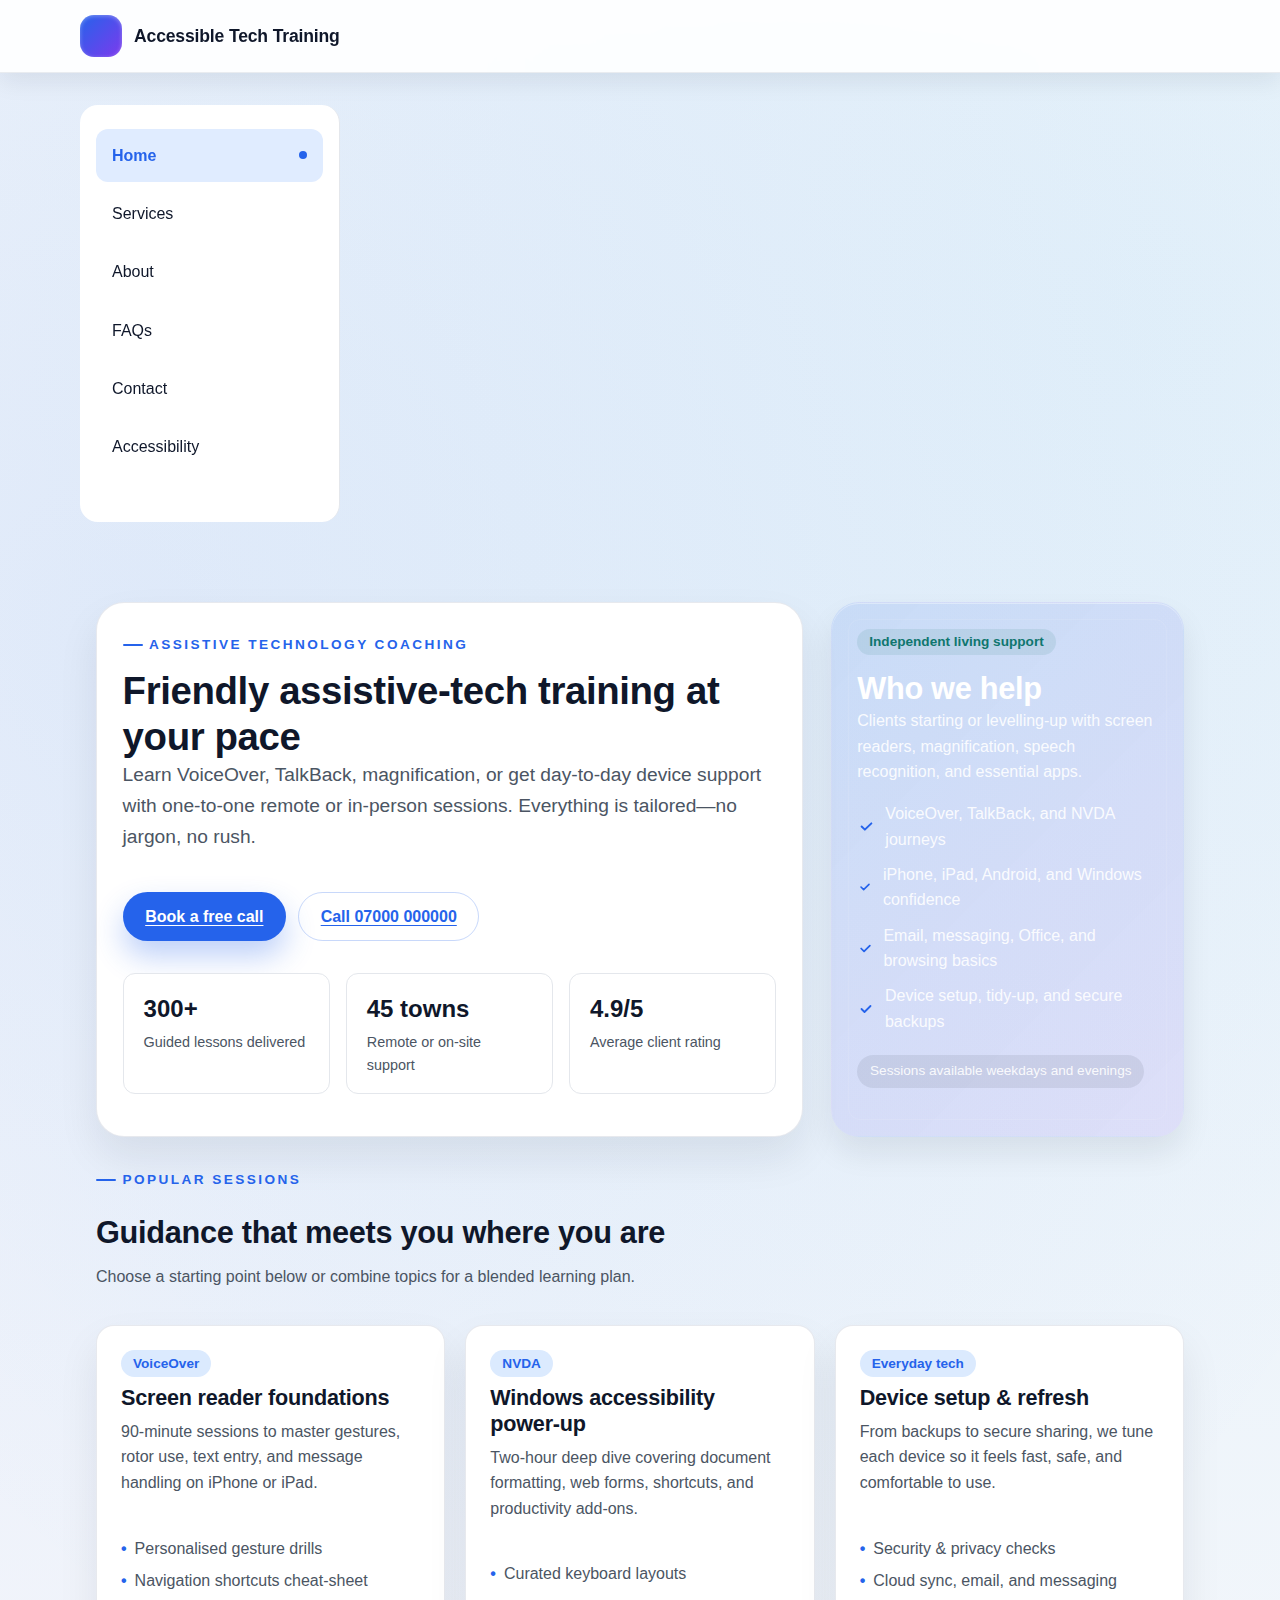
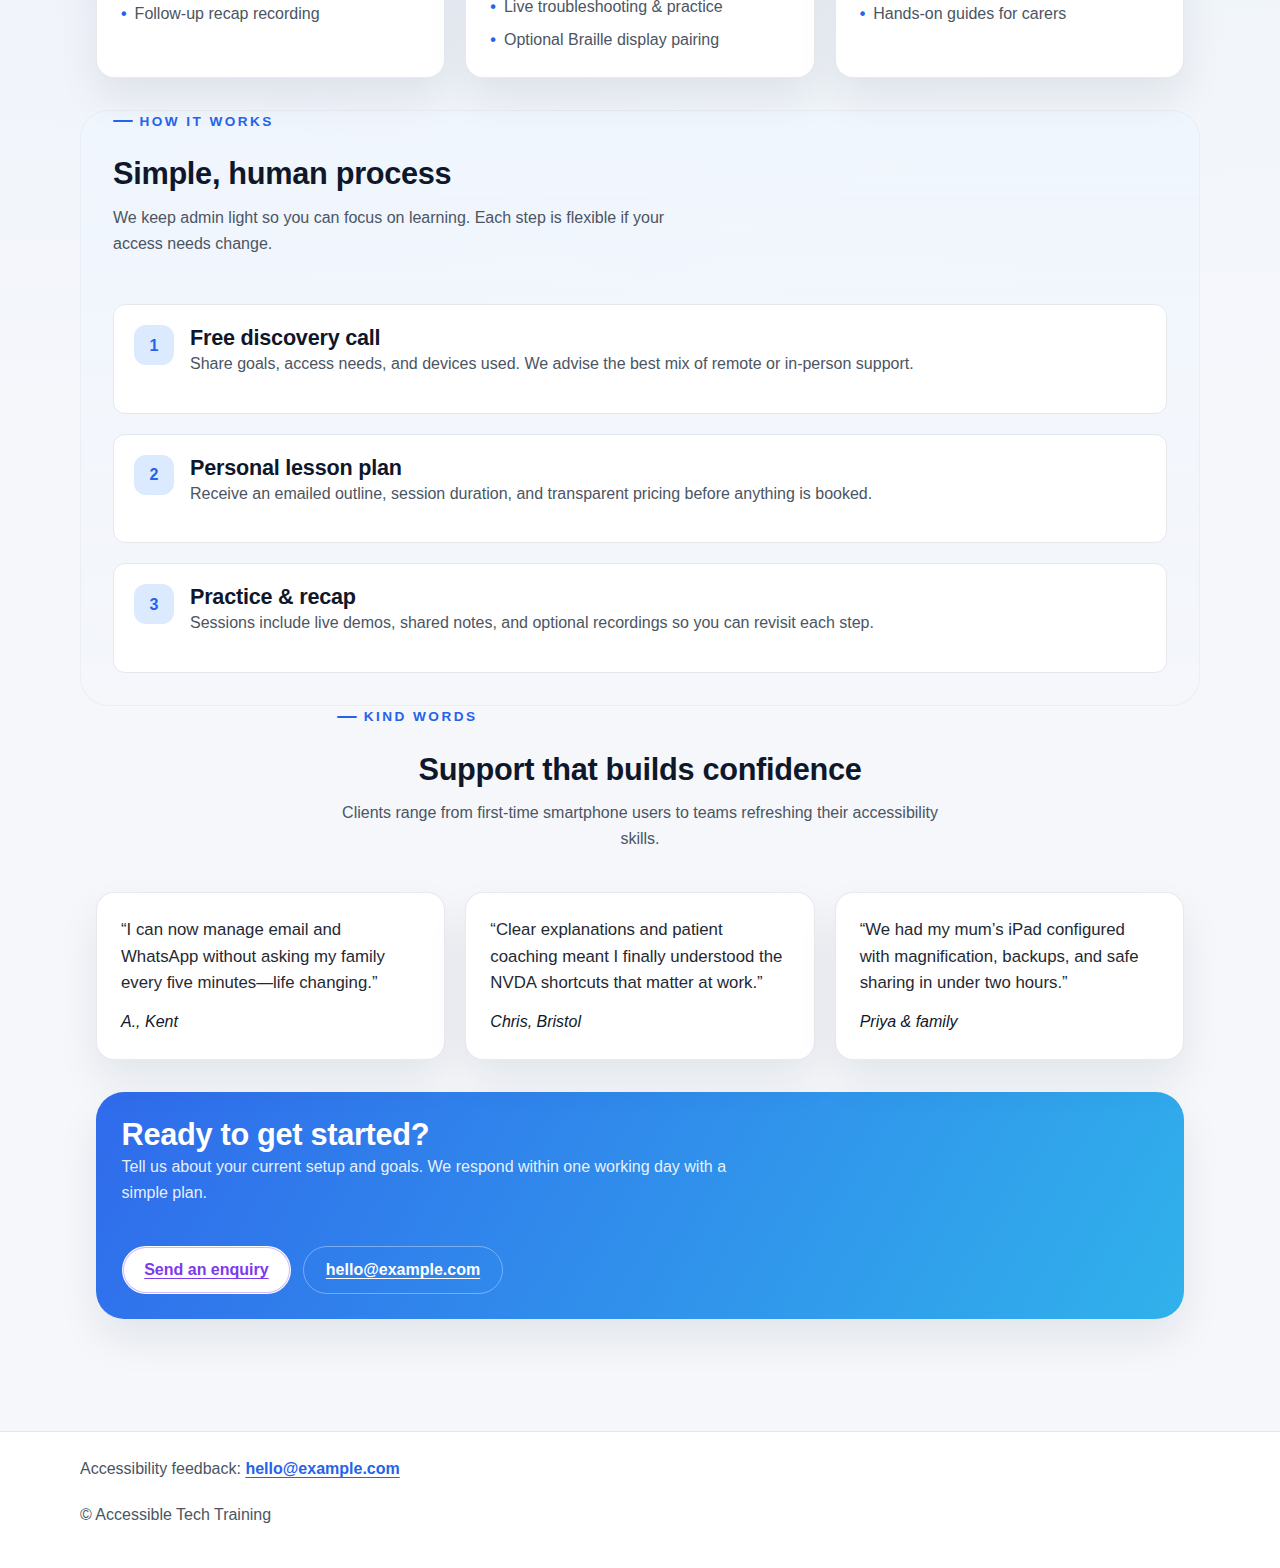
<file: index.html>
<!doctype html>
<html lang="en">
<head>
  <!-- ANCHOR Head -->
  <!-- SECTION Metadata -->
  <meta charset="utf-8" />
  <meta name="viewport" content="width=device-width, initial-scale=1" />
  <title>Assistive-Tech Training — Home</title>
  <meta name="description" content="Human assistive-tech coaching for screen readers, magnification, and everyday devices." />
  <!-- /SECTION Metadata -->

  <!-- SECTION Assets -->
  <link rel="stylesheet" href="/css/base.css" />
  <link rel="stylesheet" href="/css/layout.css" />
  <link rel="stylesheet" href="/css/components.css" />
  <link rel="stylesheet" href="/css/utilities.css" />
  <link rel="stylesheet" href="/css/print.css" />
  <script defer src="/js/site.js"></script>
  <!-- /SECTION Assets -->
  <!-- /ANCHOR Head -->
</head>
<body>
  <!-- ANCHOR Body -->
  <div class="app-shell">
    <div id="include-nav"></div>

    <div class="page-body" data-layout-root>
      <!-- SECTION Main Content -->
      <main id="main" role="main">
        <section class="container section hero">
          <div class="hero-content">
            <p class="eyebrow">Assistive technology coaching</p>
            <h1>Friendly assistive-tech training at your pace</h1>
            <p class="lead max-prose">Learn VoiceOver, TalkBack, magnification, or get day-to-day device support with one-to-one remote or in-person sessions. Everything is tailored—no jargon, no rush.</p>
            <div class="stack-inline hero-actions">
              <a class="btn btn-primary" href="/contact.html">Book a free call</a>
              <a class="btn btn-ghost" href="tel:+447000000000">Call 07000&nbsp;000000</a>
            </div>
            <dl class="hero-metrics">
              <div class="stat-card">
                <dt>300+</dt>
                <dd>Guided lessons delivered</dd>
              </div>
              <div class="stat-card">
                <dt>45 towns</dt>
                <dd>Remote or on-site support</dd>
              </div>
              <div class="stat-card">
                <dt>4.9/5</dt>
                <dd>Average client rating</dd>
              </div>
            </dl>
          </div>
          <aside class="hero-card card accent" aria-labelledby="quick-help">
            <p class="badge success">Independent living support</p>
            <h2 id="quick-help">Who we help</h2>
            <p>Clients starting or levelling-up with screen readers, magnification, speech recognition, and essential apps.</p>
            <ul class="list-check">
              <li>VoiceOver, TalkBack, and NVDA journeys</li>
              <li>iPhone, iPad, Android, and Windows confidence</li>
              <li>Email, messaging, Office, and browsing basics</li>
              <li>Device setup, tidy-up, and secure backups</li>
            </ul>
            <p class="pill mt-3">Sessions available weekdays and evenings</p>
          </aside>
        </section>

        <section class="container section" id="services">
          <div class="section-heading max-prose">
            <p class="eyebrow">Popular sessions</p>
            <h2>Guidance that meets you where you are</h2>
            <p>Choose a starting point below or combine topics for a blended learning plan.</p>
          </div>
          <div class="panel-grid mt-3">
            <article class="card service-card">
              <span class="badge">VoiceOver</span>
              <h3>Screen reader foundations</h3>
              <p>90-minute sessions to master gestures, rotor use, text entry, and message handling on iPhone or iPad.</p>
              <ul class="list-icon">
                <li>Personalised gesture drills</li>
                <li>Navigation shortcuts cheat-sheet</li>
                <li>Follow-up recap recording</li>
              </ul>
            </article>
            <article class="card service-card">
              <span class="badge">NVDA</span>
              <h3>Windows accessibility power-up</h3>
              <p>Two-hour deep dive covering document formatting, web forms, shortcuts, and productivity add-ons.</p>
              <ul class="list-icon">
                <li>Curated keyboard layouts</li>
                <li>Live troubleshooting &amp; practice</li>
                <li>Optional Braille display pairing</li>
              </ul>
            </article>
            <article class="card service-card">
              <span class="badge">Everyday tech</span>
              <h3>Device setup &amp; refresh</h3>
              <p>From backups to secure sharing, we tune each device so it feels fast, safe, and comfortable to use.</p>
              <ul class="list-icon">
                <li>Security &amp; privacy checks</li>
                <li>Cloud sync, email, and messaging</li>
                <li>Hands-on guides for carers</li>
              </ul>
            </article>
          </div>
        </section>

        <section class="container section bg-muted">
          <div class="section-heading max-prose">
            <p class="eyebrow">How it works</p>
            <h2>Simple, human process</h2>
            <p>We keep admin light so you can focus on learning. Each step is flexible if your access needs change.</p>
          </div>
          <ol class="timeline" role="list">
            <li class="timeline-step">
              <span class="step-index">1</span>
              <div>
                <h3>Free discovery call</h3>
                <p>Share goals, access needs, and devices used. We advise the best mix of remote or in-person support.</p>
              </div>
            </li>
            <li class="timeline-step">
              <span class="step-index">2</span>
              <div>
                <h3>Personal lesson plan</h3>
                <p>Receive an emailed outline, session duration, and transparent pricing before anything is booked.</p>
              </div>
            </li>
            <li class="timeline-step">
              <span class="step-index">3</span>
              <div>
                <h3>Practice &amp; recap</h3>
                <p>Sessions include live demos, shared notes, and optional recordings so you can revisit each step.</p>
              </div>
            </li>
          </ol>
        </section>

        <section class="container section">
          <div class="section-heading text-center align-center max-prose">
            <p class="eyebrow">Kind words</p>
            <h2>Support that builds confidence</h2>
            <p>Clients range from first-time smartphone users to teams refreshing their accessibility skills.</p>
          </div>
          <div class="testimonial-grid">
            <article class="quote-card">
              <p class="quote">“I can now manage email and WhatsApp without asking my family every five minutes—life changing.”</p>
              <cite>A., Kent</cite>
            </article>
            <article class="quote-card">
              <p class="quote">“Clear explanations and patient coaching meant I finally understood the NVDA shortcuts that matter at work.”</p>
              <cite>Chris, Bristol</cite>
            </article>
            <article class="quote-card">
              <p class="quote">“We had my mum’s iPad configured with magnification, backups, and safe sharing in under two hours.”</p>
              <cite>Priya &amp; family</cite>
            </article>
          </div>
        </section>

        <section class="container section">
          <div class="card cta-banner">
            <h2>Ready to get started?</h2>
            <p class="max-prose">Tell us about your current setup and goals. We respond within one working day with a simple plan.</p>
            <div class="stack-inline cta-actions">
              <a class="btn btn-secondary" href="/contact.html">Send an enquiry</a>
              <a class="btn btn-ghost" href="mailto:hello@example.com">hello@example.com</a>
            </div>
          </div>
        </section>
      </main>
      <!-- /SECTION Main Content -->
    </div>
  </div>

  <div id="include-footer"></div>

  <!-- SECTION Noscript Fallback -->
  <noscript>
    <header class="site-header">
      <div class="container header-inner">
        <a class="brand" href="/index.html">
          <span aria-hidden="true" class="brand-mark"></span>
          <span class="brand-name">Accessible Tech Training</span>
        </a>
      </div>
    </header>
    <nav class="container" aria-label="Primary navigation">
      <a href="/index.html">Home</a> ·
      <a href="/services.html">Services</a> ·
      <a href="/about.html">About</a> ·
      <a href="/faqs.html">FAQs</a> ·
      <a href="/contact.html">Contact</a> ·
      <a href="/accessibility.html">Accessibility</a>
    </nav>
    <footer class="site-footer">
      <div class="container footer-inner">
        <p>© <script>document.write(new Date().getFullYear())</script> Accessible Tech Training</p>
      </div>
    </footer>
  </noscript>
  <!-- /SECTION Noscript Fallback -->
  <!-- /ANCHOR Body -->
</body>
</html>
</file>
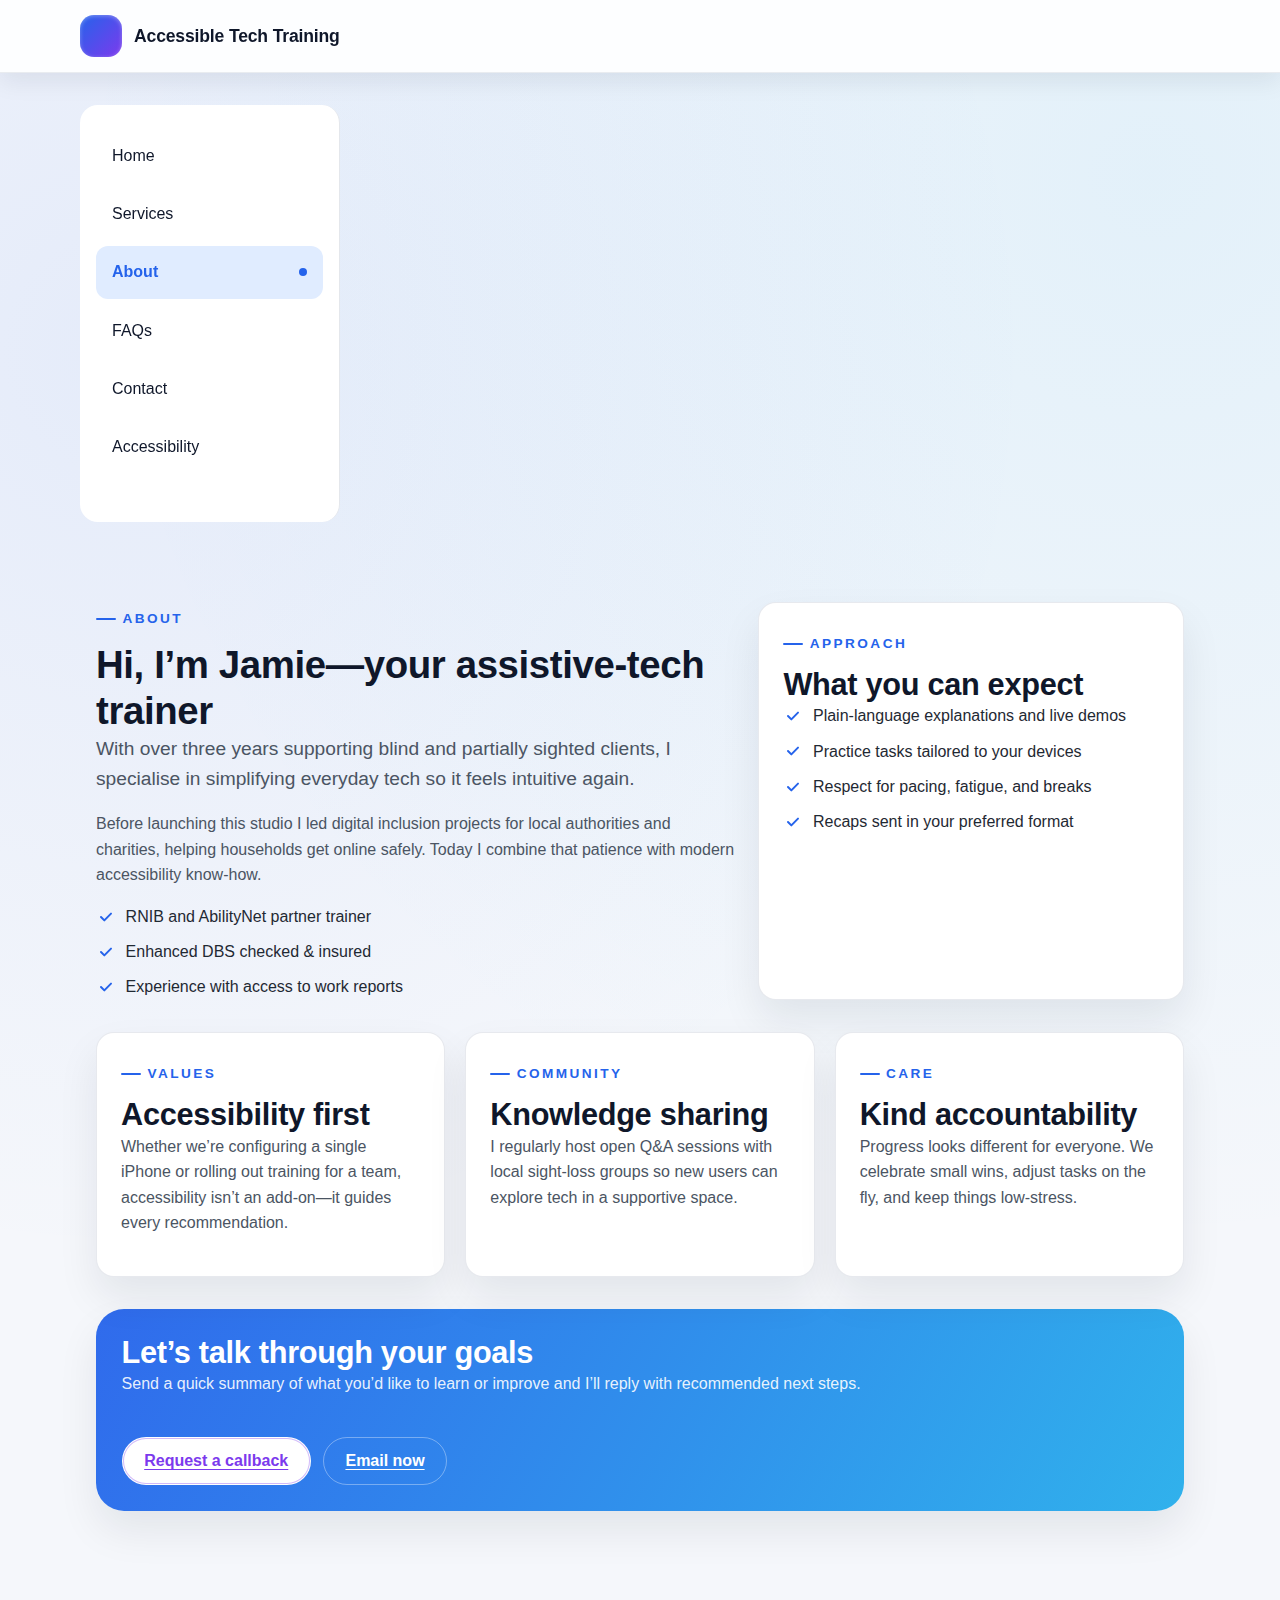
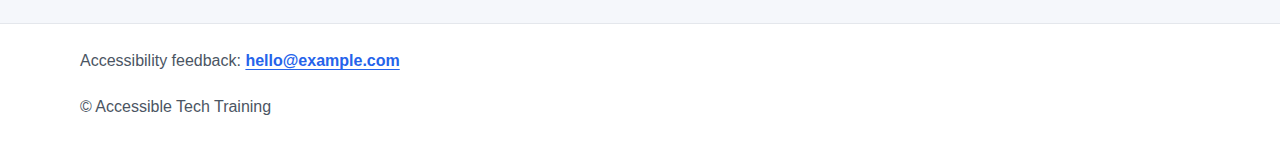
<file: about.html>
<!doctype html>
<html lang="en">
<head>
  <!-- ANCHOR Head -->
  <!-- SECTION Metadata -->
  <meta charset="utf-8" />
  <meta name="viewport" content="width=device-width, initial-scale=1" />
  <title>About — Assistive-Tech Training</title>
  <meta name="description" content="Meet the assistive-tech trainer and learn how coaching sessions are delivered." />
  <!-- /SECTION Metadata -->

  <!-- SECTION Assets -->
  <link rel="stylesheet" href="/css/base.css" />
  <link rel="stylesheet" href="/css/layout.css" />
  <link rel="stylesheet" href="/css/components.css" />
  <link rel="stylesheet" href="/css/utilities.css" />
  <link rel="stylesheet" href="/css/print.css" />
  <script defer src="/js/site.js"></script>
  <!-- /SECTION Assets -->
  <!-- /ANCHOR Head -->
</head>
<body>
  <!-- ANCHOR Body -->
  <div class="app-shell">
    <div id="include-nav"></div>

    <div class="page-body" data-layout-root>
      <!-- SECTION Main Content -->
      <main id="main" role="main">
        <section class="container section split">
          <div>
            <p class="eyebrow">About</p>
            <h1>Hi, I’m Jamie—your assistive-tech trainer</h1>
            <p class="lead max-prose">With over three years supporting blind and partially sighted clients, I specialise in simplifying everyday tech so it feels intuitive again.</p>
            <p>Before launching this studio I led digital inclusion projects for local authorities and charities, helping households get online safely. Today I combine that patience with modern accessibility know-how.</p>
            <ul class="list-check">
              <li>RNIB and AbilityNet partner trainer</li>
              <li>Enhanced DBS checked &amp; insured</li>
              <li>Experience with access to work reports</li>
            </ul>
          </div>
          <aside class="card">
            <p class="eyebrow">Approach</p>
            <h2>What you can expect</h2>
            <ul class="list-check">
              <li>Plain-language explanations and live demos</li>
              <li>Practice tasks tailored to your devices</li>
              <li>Respect for pacing, fatigue, and breaks</li>
              <li>Recaps sent in your preferred format</li>
            </ul>
          </aside>
        </section>

        <section class="container section">
          <div class="panel-grid">
            <article class="card">
              <p class="eyebrow">Values</p>
              <h2>Accessibility first</h2>
              <p>Whether we’re configuring a single iPhone or rolling out training for a team, accessibility isn’t an add-on—it guides every recommendation.</p>
            </article>
            <article class="card">
              <p class="eyebrow">Community</p>
              <h2>Knowledge sharing</h2>
              <p>I regularly host open Q&amp;A sessions with local sight-loss groups so new users can explore tech in a supportive space.</p>
            </article>
            <article class="card">
              <p class="eyebrow">Care</p>
              <h2>Kind accountability</h2>
              <p>Progress looks different for everyone. We celebrate small wins, adjust tasks on the fly, and keep things low-stress.</p>
            </article>
          </div>
        </section>

        <section class="container section">
          <div class="card cta-banner">
            <h2>Let’s talk through your goals</h2>
            <p>Send a quick summary of what you’d like to learn or improve and I’ll reply with recommended next steps.</p>
            <div class="stack-inline cta-actions">
              <a class="btn btn-secondary" href="/contact.html">Request a callback</a>
              <a class="btn btn-ghost" href="mailto:hello@example.com">Email now</a>
            </div>
          </div>
        </section>
      </main>
      <!-- /SECTION Main Content -->
    </div>
  </div>

  <div id="include-footer"></div>

  <!-- SECTION Noscript Fallback -->
  <noscript>
    <header class="site-header">
      <div class="container header-inner">
        <a class="brand" href="/index.html">
          <span aria-hidden="true" class="brand-mark"></span>
          <span class="brand-name">Accessible Tech Training</span>
        </a>
      </div>
    </header>
    <nav class="container" aria-label="Primary navigation">
      <a href="/index.html">Home</a> ·
      <a href="/services.html">Services</a> ·
      <a href="/about.html">About</a> ·
      <a href="/faqs.html">FAQs</a> ·
      <a href="/contact.html">Contact</a> ·
      <a href="/accessibility.html">Accessibility</a>
    </nav>
    <footer class="site-footer">
      <div class="container footer-inner">
        <p>© <script>document.write(new Date().getFullYear())</script> Accessible Tech Training</p>
      </div>
    </footer>
  </noscript>
  <!-- /SECTION Noscript Fallback -->
  <!-- /ANCHOR Body -->
</body>
</html>
</file>
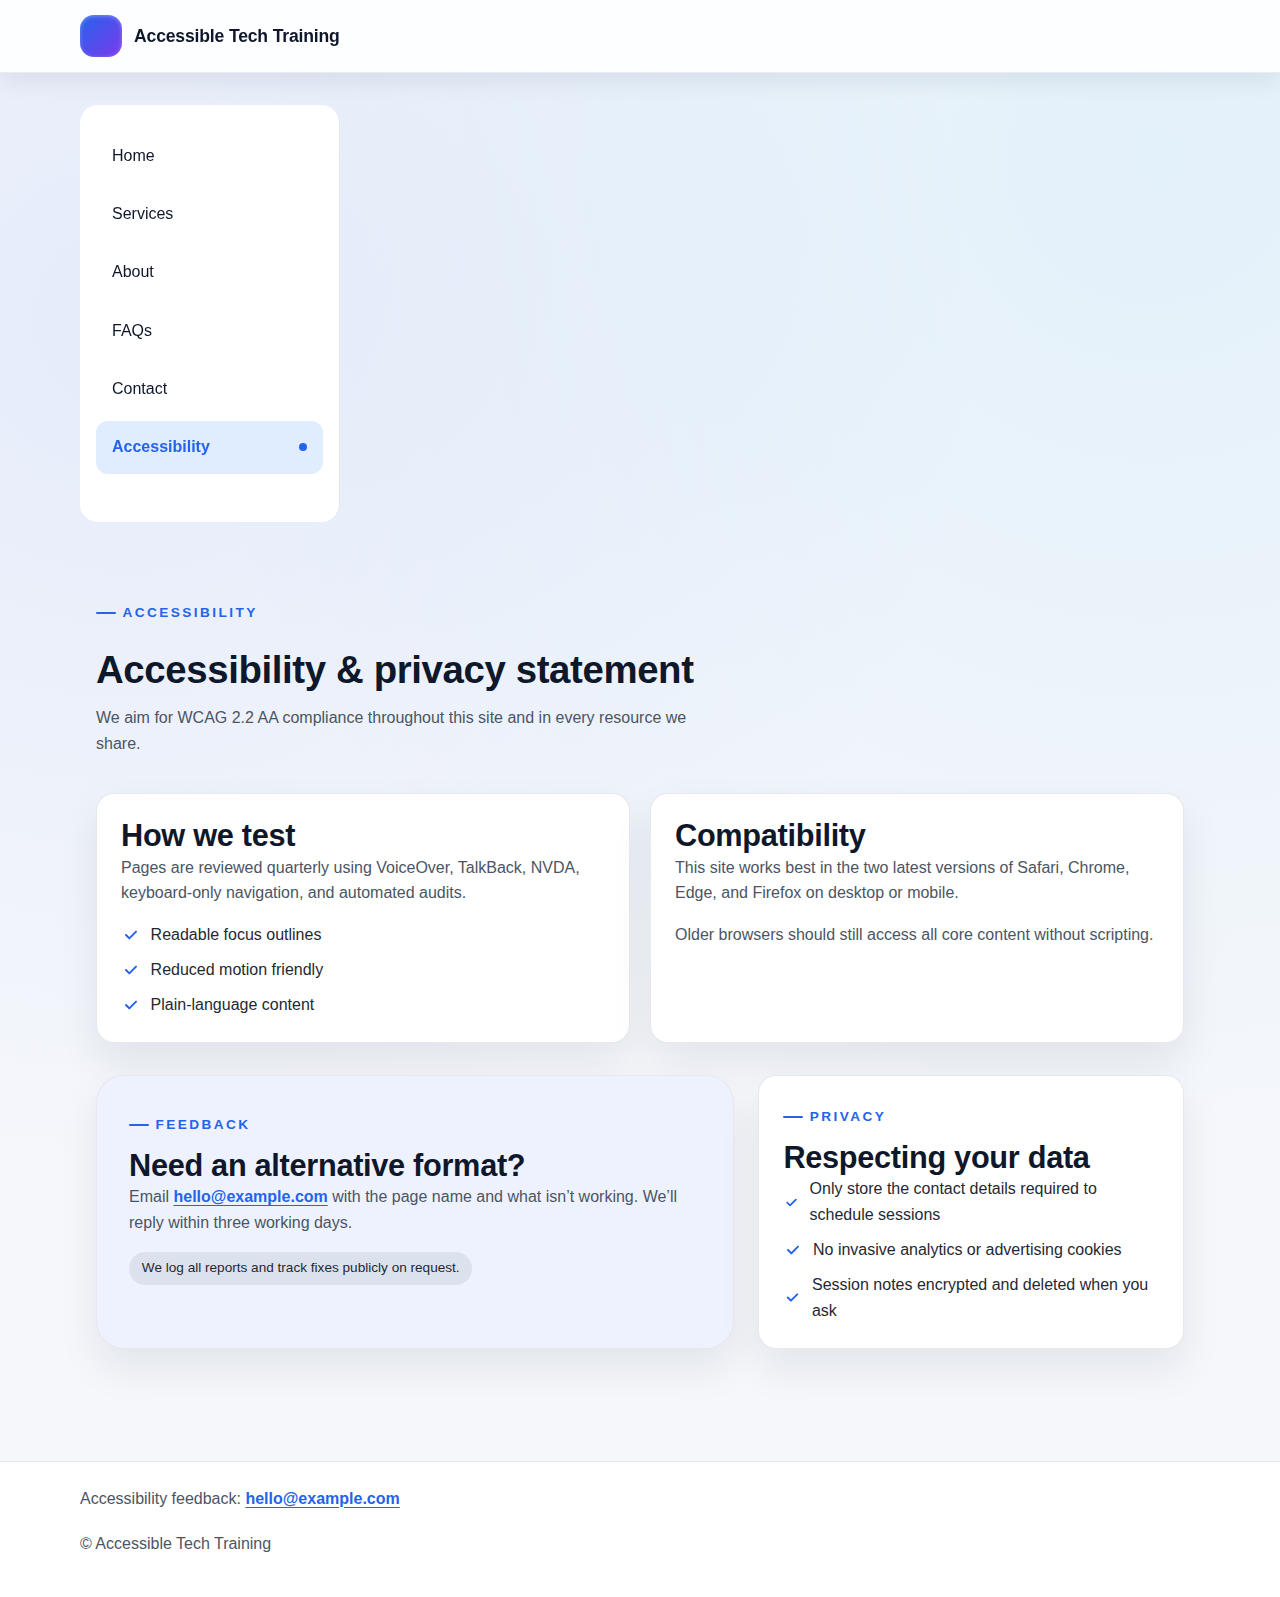
<file: accessibility.html>
<!doctype html>
<html lang="en">
<head>
  <!-- ANCHOR Head -->
  <!-- SECTION Metadata -->
  <meta charset="utf-8" />
  <meta name="viewport" content="width=device-width, initial-scale=1" />
  <title>Accessibility — Assistive-Tech Training</title>
  <meta name="description" content="Accessibility commitment, compatibility notes, and privacy approach for Assistive-Tech Training." />
  <!-- /SECTION Metadata -->

  <!-- SECTION Assets -->
  <link rel="stylesheet" href="/css/base.css" />
  <link rel="stylesheet" href="/css/layout.css" />
  <link rel="stylesheet" href="/css/components.css" />
  <link rel="stylesheet" href="/css/utilities.css" />
  <link rel="stylesheet" href="/css/print.css" />
  <script defer src="/js/site.js"></script>
  <!-- /SECTION Assets -->
  <!-- /ANCHOR Head -->
</head>
<body>
  <!-- ANCHOR Body -->
  <div class="app-shell">
    <div id="include-nav"></div>

    <div class="page-body" data-layout-root>
      <!-- SECTION Main Content -->
      <main id="main" role="main">
        <section class="container section">
          <div class="section-heading max-prose">
            <p class="eyebrow">Accessibility</p>
            <h1>Accessibility &amp; privacy statement</h1>
            <p>We aim for WCAG 2.2 AA compliance throughout this site and in every resource we share.</p>
          </div>
          <div class="grid-2 mt-3">
            <article class="card">
              <h2>How we test</h2>
              <p>Pages are reviewed quarterly using VoiceOver, TalkBack, NVDA, keyboard-only navigation, and automated audits.</p>
              <ul class="list-check">
                <li>Readable focus outlines</li>
                <li>Reduced motion friendly</li>
                <li>Plain-language content</li>
              </ul>
            </article>
            <article class="card">
              <h2>Compatibility</h2>
              <p>This site works best in the two latest versions of Safari, Chrome, Edge, and Firefox on desktop or mobile.</p>
              <p>Older browsers should still access all core content without scripting.</p>
            </article>
          </div>
        </section>

        <section class="container section split">
          <div class="card surface-ghost">
            <p class="eyebrow">Feedback</p>
            <h2>Need an alternative format?</h2>
            <p>Email <a href="mailto:hello@example.com">hello@example.com</a> with the page name and what isn’t working. We’ll reply within three working days.</p>
            <p class="pill">We log all reports and track fixes publicly on request.</p>
          </div>
          <div class="card">
            <p class="eyebrow">Privacy</p>
            <h2>Respecting your data</h2>
            <ul class="list-check">
              <li>Only store the contact details required to schedule sessions</li>
              <li>No invasive analytics or advertising cookies</li>
              <li>Session notes encrypted and deleted when you ask</li>
            </ul>
          </div>
        </section>
      </main>
      <!-- /SECTION Main Content -->
    </div>
  </div>

  <div id="include-footer"></div>

  <!-- SECTION Noscript Fallback -->
  <noscript>
    <header class="site-header">
      <div class="container header-inner">
        <a class="brand" href="/index.html">
          <span aria-hidden="true" class="brand-mark"></span>
          <span class="brand-name">Accessible Tech Training</span>
        </a>
      </div>
    </header>
    <nav class="container" aria-label="Primary navigation">
      <a href="/index.html">Home</a> ·
      <a href="/services.html">Services</a> ·
      <a href="/about.html">About</a> ·
      <a href="/faqs.html">FAQs</a> ·
      <a href="/contact.html">Contact</a> ·
      <a href="/accessibility.html">Accessibility</a>
    </nav>
    <footer class="site-footer">
      <div class="container footer-inner">
        <p>© <script>document.write(new Date().getFullYear())</script> Accessible Tech Training</p>
      </div>
    </footer>
  </noscript>
  <!-- /SECTION Noscript Fallback -->
  <!-- /ANCHOR Body -->
</body>
</html>
</file>
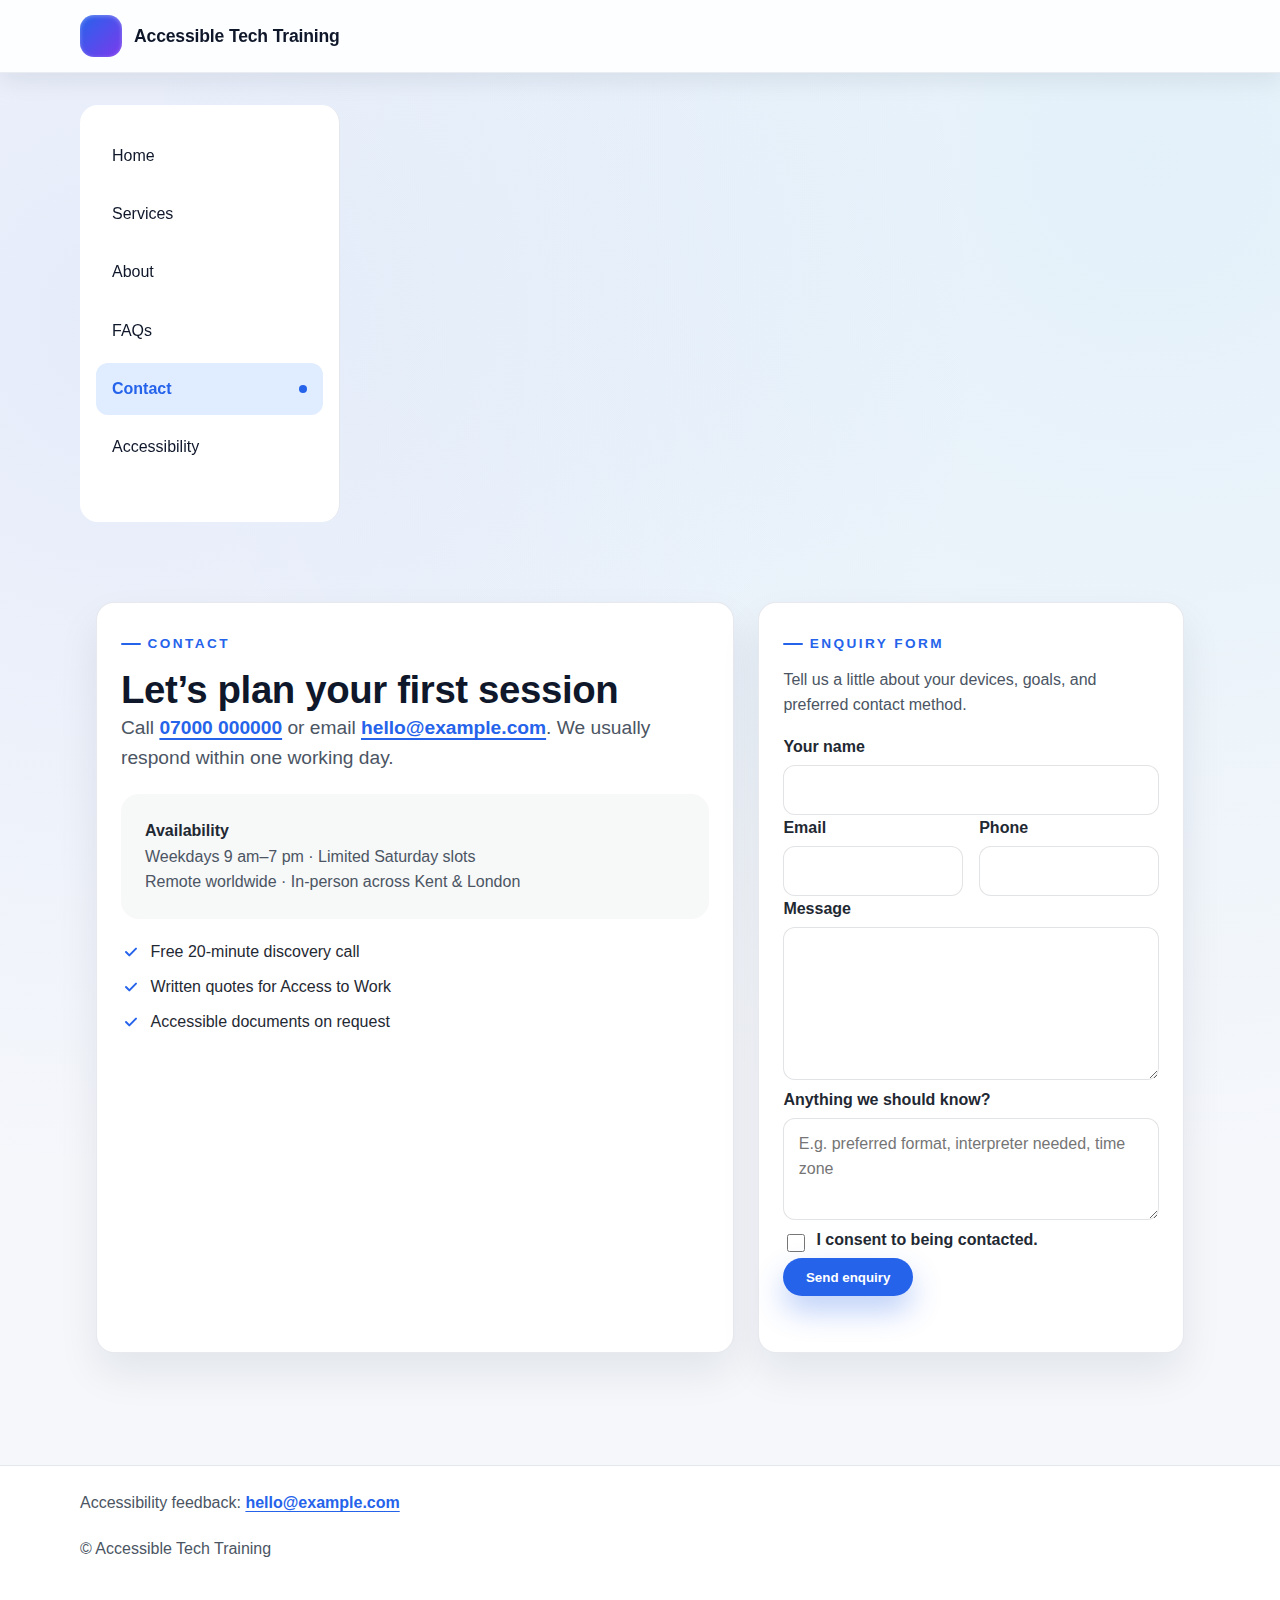
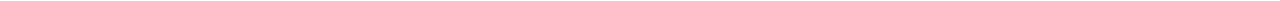
<file: contact.html>
<!doctype html>
<html lang="en">
<head>
  <!-- ANCHOR Head -->
  <!-- SECTION Metadata -->
  <meta charset="utf-8" />
  <meta name="viewport" content="width=device-width, initial-scale=1" />
  <title>Contact — Assistive-Tech Training</title>
  <meta name="description" content="Get in touch for a free discovery call about assistive-technology coaching." />
  <!-- /SECTION Metadata -->

  <!-- SECTION Assets -->
  <link rel="stylesheet" href="/css/base.css" />
  <link rel="stylesheet" href="/css/layout.css" />
  <link rel="stylesheet" href="/css/components.css" />
  <link rel="stylesheet" href="/css/utilities.css" />
  <link rel="stylesheet" href="/css/print.css" />
  <script defer src="/js/site.js"></script>
  <!-- /SECTION Assets -->
  <!-- /ANCHOR Head -->
</head>
<body>
  <!-- ANCHOR Body -->
  <div class="app-shell">
    <div id="include-nav"></div>

    <div class="page-body" data-layout-root>
      <!-- SECTION Main Content -->
      <main id="main" role="main">
        <section class="container section split">
          <div class="card">
            <p class="eyebrow">Contact</p>
            <h1>Let’s plan your first session</h1>
            <p class="lead">Call <a href="tel:+447000000000">07000&nbsp;000000</a> or email <a href="mailto:hello@example.com">hello@example.com</a>. We usually respond within one working day.</p>
            <div class="bg-contrast mt-3">
              <p class="mb-0"><strong>Availability</strong></p>
              <p class="mb-0">Weekdays 9&nbsp;am–7&nbsp;pm · Limited Saturday slots</p>
              <p class="mb-0">Remote worldwide · In-person across Kent &amp; London</p>
            </div>
            <ul class="list-check mt-3">
              <li>Free 20-minute discovery call</li>
              <li>Written quotes for Access to Work</li>
              <li>Accessible documents on request</li>
            </ul>
          </div>
          <form class="card" method="post" action="/api/contact" novalidate aria-describedby="formStatus">
            <p class="eyebrow">Enquiry form</p>
            <p class="text-muted">Tell us a little about your devices, goals, and preferred contact method.</p>
            <div class="hidden-visually" aria-hidden="true">
              <label for="hp">Leave this field empty</label>
              <input id="hp" name="hp" type="text" tabindex="-1" autocomplete="off">
            </div>
            <div>
              <label for="name">Your name</label>
              <input id="name" name="name" type="text" required>
            </div>
            <div class="form-row">
              <div>
                <label for="email">Email</label>
                <input id="email" name="email" type="email" required>
              </div>
              <div>
                <label for="phone">Phone</label>
                <input id="phone" name="phone" type="tel">
              </div>
            </div>
            <div>
              <label for="message">Message</label>
              <textarea id="message" name="message" rows="5" required></textarea>
            </div>
            <div>
              <label for="supporting">Anything we should know?</label>
              <textarea id="supporting" name="supporting" rows="3" placeholder="E.g. preferred format, interpreter needed, time zone"></textarea>
            </div>
            <div class="form-consent">
              <input id="consent" name="consent" type="checkbox" required>
              <label for="consent">I consent to being contacted.</label>
            </div>
            <button class="btn btn-primary" type="submit">Send enquiry</button>
            <div id="formStatus" class="status" role="status" aria-live="polite"></div>
          </form>
        </section>
      </main>
      <!-- /SECTION Main Content -->
    </div>
  </div>

  <div id="include-footer"></div>

  <!-- SECTION Noscript Fallback -->
  <noscript>
    <header class="site-header">
      <div class="container header-inner">
        <a class="brand" href="/index.html">
          <span aria-hidden="true" class="brand-mark"></span>
          <span class="brand-name">Accessible Tech Training</span>
        </a>
      </div>
    </header>
    <nav class="container" aria-label="Primary navigation">
      <a href="/index.html">Home</a> ·
      <a href="/services.html">Services</a> ·
      <a href="/about.html">About</a> ·
      <a href="/faqs.html">FAQs</a> ·
      <a href="/contact.html">Contact</a> ·
      <a href="/accessibility.html">Accessibility</a>
    </nav>
    <footer class="site-footer">
      <div class="container footer-inner">
        <p>© <script>document.write(new Date().getFullYear())</script> Accessible Tech Training</p>
      </div>
    </footer>
  </noscript>
  <!-- /SECTION Noscript Fallback -->
  <!-- /ANCHOR Body -->
</body>
</html>
</file>
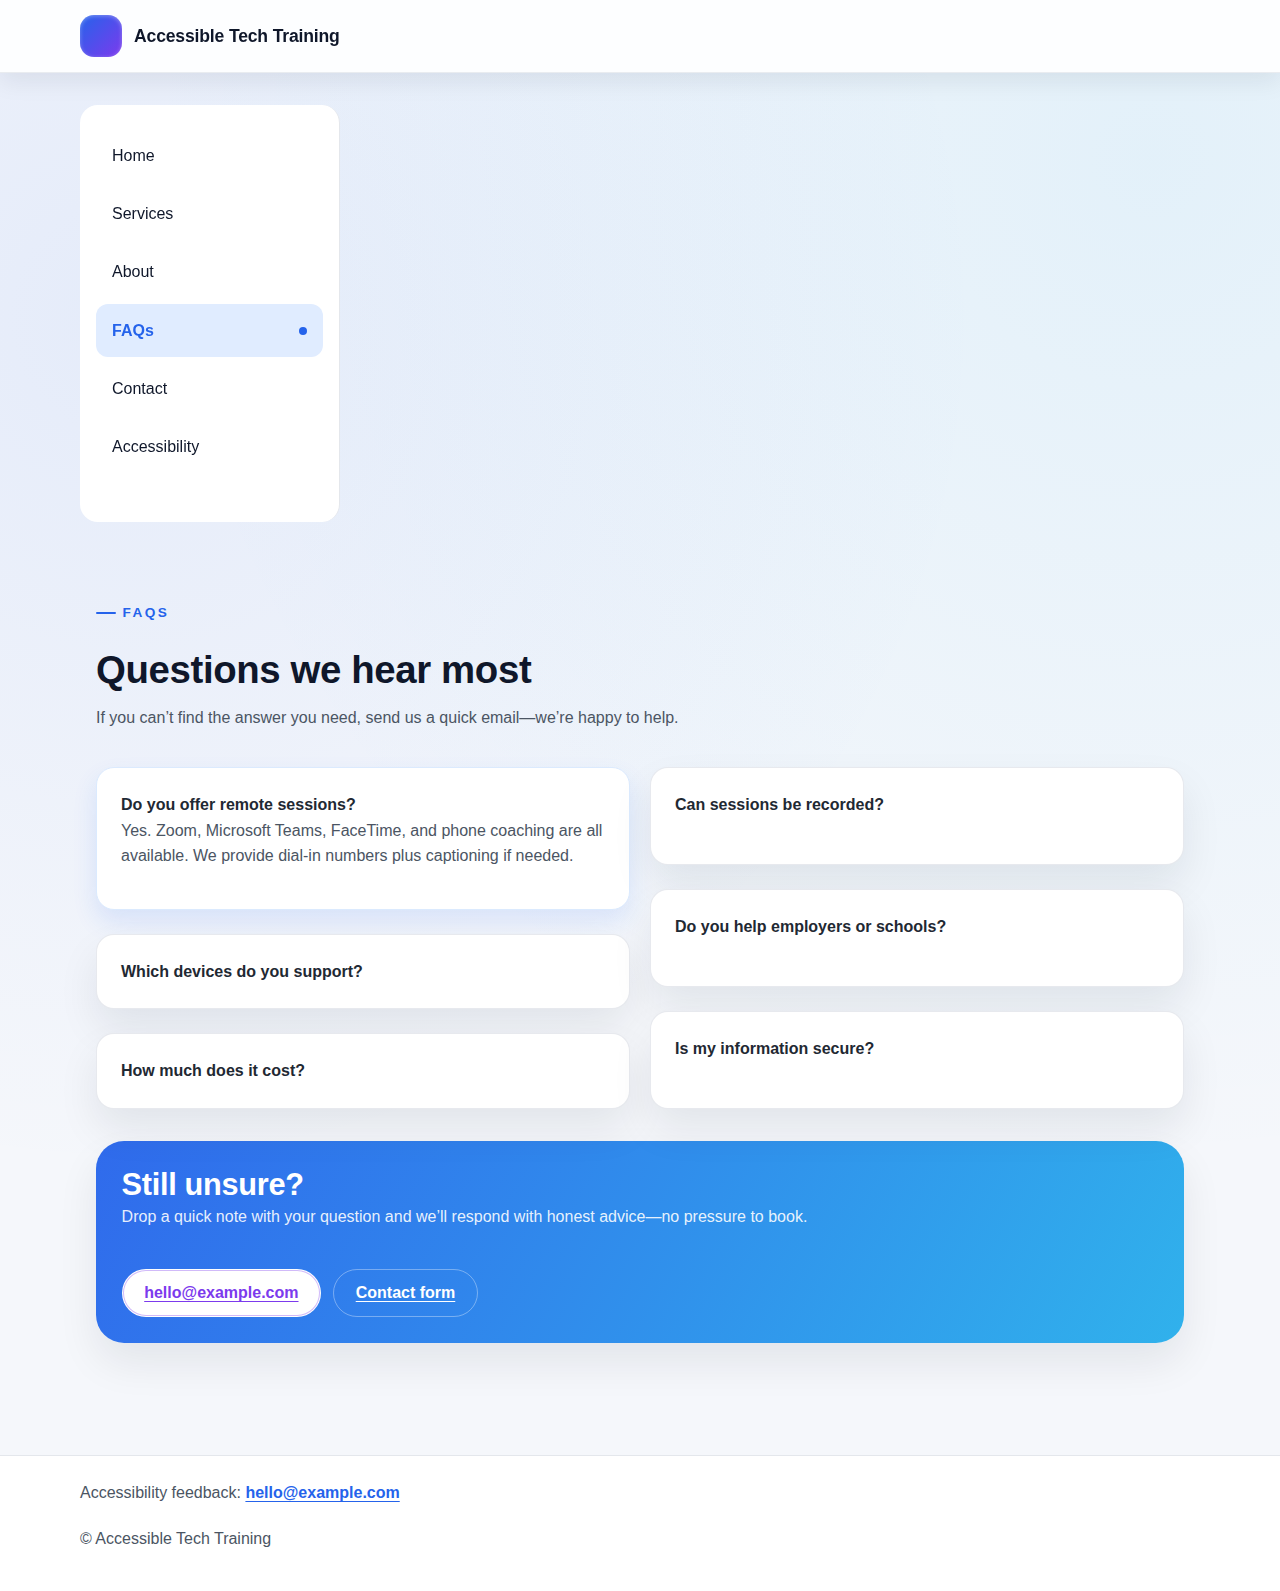
<file: faqs.html>
<!doctype html>
<html lang="en">
<head>
  <!-- ANCHOR Head -->
  <!-- SECTION Metadata -->
  <meta charset="utf-8" />
  <meta name="viewport" content="width=device-width, initial-scale=1" />
  <title>FAQs — Assistive-Tech Training</title>
  <meta name="description" content="Common questions about pricing, remote sessions, and accessibility for training." />
  <!-- /SECTION Metadata -->

  <!-- SECTION Assets -->
  <link rel="stylesheet" href="/css/base.css" />
  <link rel="stylesheet" href="/css/layout.css" />
  <link rel="stylesheet" href="/css/components.css" />
  <link rel="stylesheet" href="/css/utilities.css" />
  <link rel="stylesheet" href="/css/print.css" />
  <script defer src="/js/site.js"></script>
  <!-- /SECTION Assets -->
  <!-- /ANCHOR Head -->
</head>
<body>
  <!-- ANCHOR Body -->
  <div class="app-shell">
    <div id="include-nav"></div>

    <div class="page-body" data-layout-root>
      <!-- SECTION Main Content -->
      <main id="main" role="main">
        <section class="container section">
          <div class="section-heading max-prose">
            <p class="eyebrow">FAQs</p>
            <h1>Questions we hear most</h1>
            <p>If you can’t find the answer you need, send us a quick email—we’re happy to help.</p>
          </div>
          <div class="grid-2 mt-3">
            <div class="flow-lg">
              <details class="card" open>
                <summary>Do you offer remote sessions?</summary>
                <p>Yes. Zoom, Microsoft Teams, FaceTime, and phone coaching are all available. We provide dial-in numbers plus captioning if needed.</p>
              </details>
              <details class="card">
                <summary>Which devices do you support?</summary>
                <p>iPhone, iPad, Android, Windows laptops/desktops, and select smart speakers. We’re happy to coordinate with carers if they manage the hardware.</p>
              </details>
              <details class="card">
                <summary>How much does it cost?</summary>
                <p>Most one-off sessions are £70–£90. Bundles and community pricing are outlined on the services page.</p>
              </details>
            </div>
            <div class="flow-lg">
              <details class="card">
                <summary>Can sessions be recorded?</summary>
                <p>Absolutely. Recordings or typed step-by-step notes are included free. Just let us know your preferred format.</p>
              </details>
              <details class="card">
                <summary>Do you help employers or schools?</summary>
                <p>Yes. We deliver onboarding workshops, refresher courses, and Accessibility Champion sessions for teams up to 20.</p>
              </details>
              <details class="card">
                <summary>Is my information secure?</summary>
                <p>We store only the contact details we need to deliver sessions. Notes are encrypted and deleted on request.</p>
              </details>
            </div>
          </div>
        </section>

        <section class="container section">
          <div class="card cta-banner">
            <h2>Still unsure?</h2>
            <p>Drop a quick note with your question and we’ll respond with honest advice—no pressure to book.</p>
            <div class="stack-inline cta-actions">
              <a class="btn btn-secondary" href="mailto:hello@example.com">hello@example.com</a>
              <a class="btn btn-ghost" href="/contact.html">Contact form</a>
            </div>
          </div>
        </section>
      </main>
      <!-- /SECTION Main Content -->
    </div>
  </div>

  <div id="include-footer"></div>

  <!-- SECTION Noscript Fallback -->
  <noscript>
    <header class="site-header">
      <div class="container header-inner">
        <a class="brand" href="/index.html">
          <span aria-hidden="true" class="brand-mark"></span>
          <span class="brand-name">Accessible Tech Training</span>
        </a>
      </div>
    </header>
    <nav class="container" aria-label="Primary navigation">
      <a href="/index.html">Home</a> ·
      <a href="/services.html">Services</a> ·
      <a href="/about.html">About</a> ·
      <a href="/faqs.html">FAQs</a> ·
      <a href="/contact.html">Contact</a> ·
      <a href="/accessibility.html">Accessibility</a>
    </nav>
    <footer class="site-footer">
      <div class="container footer-inner">
        <p>© <script>document.write(new Date().getFullYear())</script> Accessible Tech Training</p>
      </div>
    </footer>
  </noscript>
  <!-- /SECTION Noscript Fallback -->
  <!-- /ANCHOR Body -->
</body>
</html>
</file>
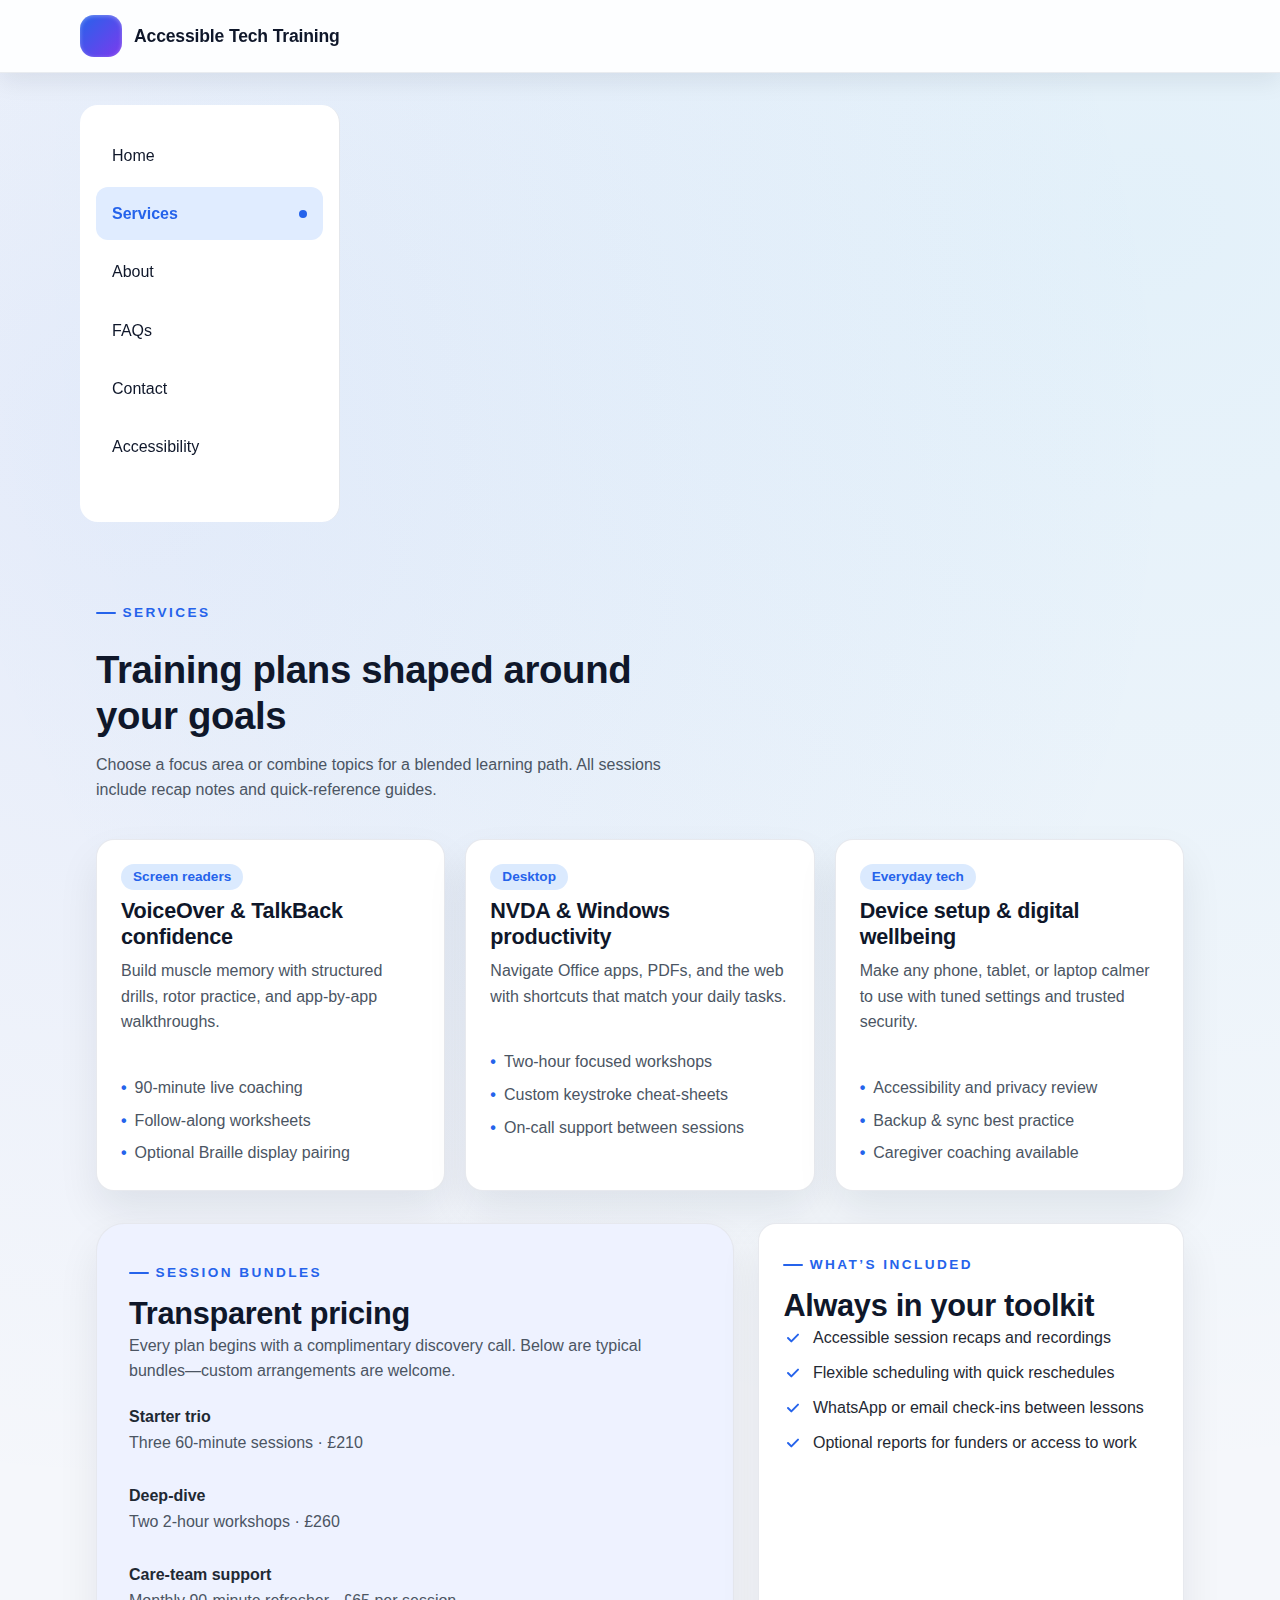
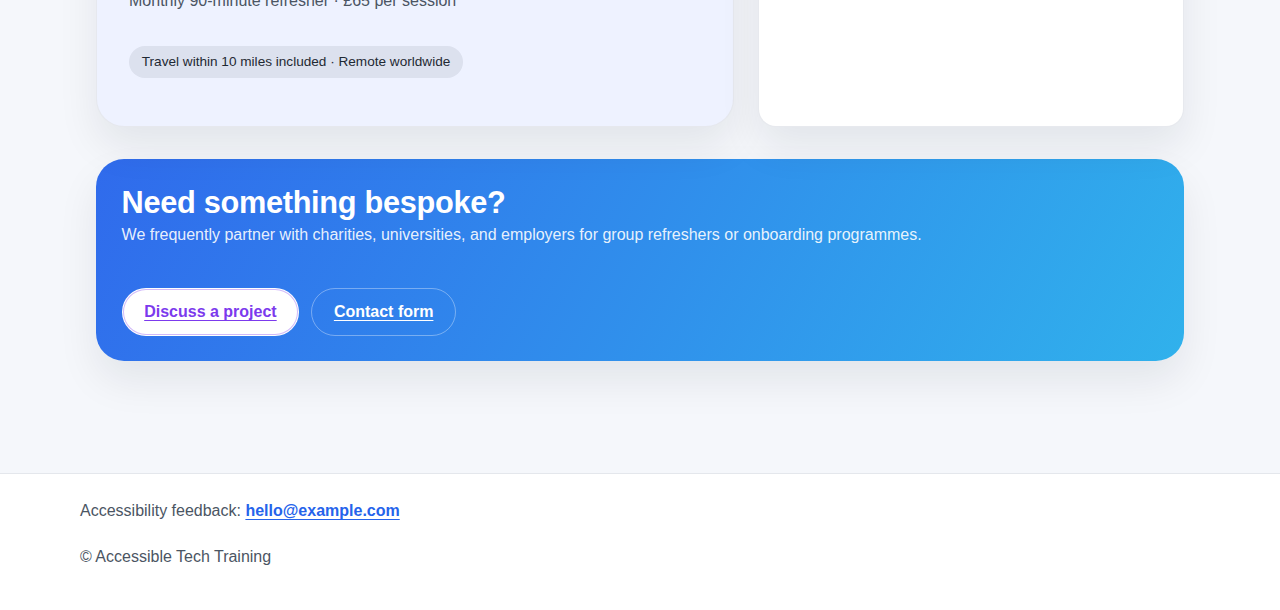
<file: services.html>
<!doctype html>
<html lang="en">
<head>
  <!-- ANCHOR Head -->
  <!-- SECTION Metadata -->
  <meta charset="utf-8" />
  <meta name="viewport" content="width=device-width, initial-scale=1" />
  <title>Services — Assistive-Tech Training</title>
  <meta name="description" content="Training services for screen readers, magnification, and everyday tech routines." />
  <!-- /SECTION Metadata -->

  <!-- SECTION Assets -->
  <link rel="stylesheet" href="/css/base.css" />
  <link rel="stylesheet" href="/css/layout.css" />
  <link rel="stylesheet" href="/css/components.css" />
  <link rel="stylesheet" href="/css/utilities.css" />
  <link rel="stylesheet" href="/css/print.css" />
  <script defer src="/js/site.js"></script>
  <!-- /SECTION Assets -->
  <!-- /ANCHOR Head -->
</head>
<body>
  <!-- ANCHOR Body -->
  <div class="app-shell">
    <div id="include-nav"></div>

    <div class="page-body" data-layout-root>
      <!-- SECTION Main Content -->
      <main id="main" role="main">
        <section class="container section">
          <div class="section-heading max-prose">
            <p class="eyebrow">Services</p>
            <h1>Training plans shaped around your goals</h1>
            <p>Choose a focus area or combine topics for a blended learning path. All sessions include recap notes and quick-reference guides.</p>
          </div>
          <div class="panel-grid mt-3">
            <article class="card service-card">
              <span class="badge">Screen readers</span>
              <h3>VoiceOver &amp; TalkBack confidence</h3>
              <p>Build muscle memory with structured drills, rotor practice, and app-by-app walkthroughs.</p>
              <ul class="list-icon">
                <li>90-minute live coaching</li>
                <li>Follow-along worksheets</li>
                <li>Optional Braille display pairing</li>
              </ul>
            </article>
            <article class="card service-card">
              <span class="badge">Desktop</span>
              <h3>NVDA &amp; Windows productivity</h3>
              <p>Navigate Office apps, PDFs, and the web with shortcuts that match your daily tasks.</p>
              <ul class="list-icon">
                <li>Two-hour focused workshops</li>
                <li>Custom keystroke cheat-sheets</li>
                <li>On-call support between sessions</li>
              </ul>
            </article>
            <article class="card service-card">
              <span class="badge">Everyday tech</span>
              <h3>Device setup &amp; digital wellbeing</h3>
              <p>Make any phone, tablet, or laptop calmer to use with tuned settings and trusted security.</p>
              <ul class="list-icon">
                <li>Accessibility and privacy review</li>
                <li>Backup &amp; sync best practice</li>
                <li>Caregiver coaching available</li>
              </ul>
            </article>
          </div>
        </section>

        <section class="container section split">
          <div class="card surface-ghost">
            <p class="eyebrow">Session bundles</p>
            <h2>Transparent pricing</h2>
            <p class="max-prose">Every plan begins with a complimentary discovery call. Below are typical bundles—custom arrangements are welcome.</p>
            <dl class="flow mt-3">
              <div>
                <dt>Starter trio</dt>
                <dd>Three 60-minute sessions · £210</dd>
              </div>
              <div>
                <dt>Deep-dive</dt>
                <dd>Two 2-hour workshops · £260</dd>
              </div>
              <div>
                <dt>Care-team support</dt>
                <dd>Monthly 90-minute refresher · £65 per session</dd>
              </div>
            </dl>
            <p class="pill">Travel within 10 miles included · Remote worldwide</p>
          </div>
          <div class="card">
            <p class="eyebrow">What’s included</p>
            <h2>Always in your toolkit</h2>
            <ul class="list-check">
              <li>Accessible session recaps and recordings</li>
              <li>Flexible scheduling with quick reschedules</li>
              <li>WhatsApp or email check-ins between lessons</li>
              <li>Optional reports for funders or access to work</li>
            </ul>
          </div>
        </section>

        <section class="container section">
          <div class="card cta-banner">
            <h2>Need something bespoke?</h2>
            <p>We frequently partner with charities, universities, and employers for group refreshers or onboarding programmes.</p>
            <div class="stack-inline cta-actions">
              <a class="btn btn-secondary" href="mailto:hello@example.com">Discuss a project</a>
              <a class="btn btn-ghost" href="/contact.html">Contact form</a>
            </div>
          </div>
        </section>
      </main>
      <!-- /SECTION Main Content -->
    </div>
  </div>

  <div id="include-footer"></div>

  <!-- SECTION Noscript Fallback -->
  <noscript>
    <header class="site-header">
      <div class="container header-inner">
        <a class="brand" href="/index.html">
          <span aria-hidden="true" class="brand-mark"></span>
          <span class="brand-name">Accessible Tech Training</span>
        </a>
      </div>
    </header>
    <nav class="container" aria-label="Primary navigation">
      <a href="/index.html">Home</a> ·
      <a href="/services.html">Services</a> ·
      <a href="/about.html">About</a> ·
      <a href="/faqs.html">FAQs</a> ·
      <a href="/contact.html">Contact</a> ·
      <a href="/accessibility.html">Accessibility</a>
    </nav>
    <footer class="site-footer">
      <div class="container footer-inner">
        <p>© <script>document.write(new Date().getFullYear())</script> Accessible Tech Training</p>
      </div>
    </footer>
  </noscript>
  <!-- /SECTION Noscript Fallback -->
  <!-- /ANCHOR Body -->
</body>
</html>
</file>
<file: css/layout.css>
/* ANCHOR Header */
.skip-link { position: absolute; left: -9999px; top: auto; width: 1px; height: 1px; overflow: hidden; }
.skip-link:focus { left: 1rem; top: 1rem; background: var(--focus); color: #000; padding: 0.5rem 0.75rem; border-radius: 8px; }
.site-header {
  position: sticky;
  top: 0;
  z-index: 50;
  background: rgba(255, 255, 255, 0.9);
  border-bottom: 1px solid rgba(228, 231, 236, 0.8);
  backdrop-filter: blur(12px);
  box-shadow: 0 8px 24px rgba(15, 23, 42, 0.08);
}
.header-inner { display: flex; align-items: center; justify-content: space-between; min-height: var(--header-height); padding-inline: 1rem; }
.brand { display: inline-flex; align-items: center; gap: 0.75rem; text-decoration: none; color: inherit; font-weight: 700; }
.brand-mark { inline-size: 42px; block-size: 42px; border-radius: 14px; background: linear-gradient(135deg, #2563eb, #7c3aed); box-shadow: inset 0 1px 4px rgba(255, 255, 255, 0.35); }
.brand-name { font-size: 1.1rem; letter-spacing: -0.01em; }
/* /ANCHOR Header */

/* ANCHOR Sidebar Mobile First */
.site-sidebar {
  position: fixed;
  top: 0;
  right: 0;
  bottom: 0;
  width: min(85vw, var(--sidebar-width));
  background: var(--panel);
  border-left: 1px solid var(--border);
  transform: translateX(100%);
  transition: transform 0.28s cubic-bezier(0.4, 0, 0.2, 1);
  z-index: 100;
  overflow-y: auto;
  box-shadow: var(--shadow-soft);
}
.site-sidebar.open { transform: translateX(0); }

.sidebar-nav { padding: 2rem 1.5rem 3rem; }
.sidebar-nav ul {
  list-style: none;
  margin: 0;
  padding: 0;
  display: flex;
  flex-direction: column;
  gap: 0.35rem;
}
.sidebar-nav a {
  display: flex;
  align-items: center;
  justify-content: space-between;
  padding: 0.85rem 1rem;
  border-radius: var(--radius-sm);
  text-decoration: none;
  color: var(--ink);
  font-weight: 500;
  transition: background 0.2s ease, color 0.2s ease;
}
.sidebar-nav a::after {
  content: "";
  inline-size: 8px;
  block-size: 8px;
  border-radius: 999px;
  background: transparent;
}
.sidebar-nav a:hover {
  background: var(--brand-soft);
  color: var(--brand);
}
.sidebar-nav a[aria-current="page"] {
  background: #e0ecff;
  color: var(--brand);
  font-weight: 600;
}
.sidebar-nav a[aria-current="page"]::after { background: currentColor; }
/* /ANCHOR Sidebar Mobile First */

/* ANCHOR Sidebar Backdrop */
.sidebar-backdrop {
  position: fixed;
  inset: 0;
  background: rgba(15, 23, 42, 0.45);
  z-index: 99;
  opacity: 0;
  pointer-events: none;
  transition: opacity 0.3s cubic-bezier(0.4, 0, 0.2, 1);
}
.sidebar-backdrop.active {
  opacity: 1;
  pointer-events: auto;
}
/* /ANCHOR Sidebar Backdrop */

/* ANCHOR Page Body */
.app-shell { flex: 1; display: flex; flex-direction: column; width: 100%; }
.page-body { flex: 1; width: 100%; padding-block: 2rem; }
main { flex: 1; padding-block: 2.5rem; }
.section { padding-block: 2rem; }
.section + .section { padding-top: 0; }
/* /ANCHOR Page Body */

/* ANCHOR Desktop Layout */
@media (min-width: 1000px) {
  :root { --sidebar-mode: desktop; }

  .page-body {
    display: flex;
    align-items: flex-start;
    gap: 2rem;
    max-width: var(--container);
    margin-inline: auto;
    padding-inline: 1rem;
  }

  .site-sidebar {
    position: sticky;
    top: calc(var(--header-height) + 1.5rem);
    align-self: flex-start;
    width: 260px;
    min-width: 260px;
    max-height: calc(100vh - var(--header-height) - 3rem);
    transform: none;
    border-right: 1px solid var(--border);
    border-left: none;
    box-shadow: none;
    z-index: 1;
    overflow-y: auto;
    padding-block: 1.5rem;
    border-radius: var(--radius);
    background: var(--panel);
  }

  .sidebar-nav {
    position: static;
    padding: 0 1rem 1.5rem;
  }

  main { min-width: 0; padding-block: 3rem; }

  #navToggle { display: none; }
  .sidebar-backdrop { display: none; }
}
/* /ANCHOR Desktop Layout */
</file>
<file: css/components.css>
/* ANCHOR Surface Components */
.card {
  background: var(--panel);
  border: 1px solid rgba(228, 231, 236, 0.9);
  border-radius: var(--radius);
  padding: 1.5rem;
  box-shadow: var(--shadow-soft);
}
.card.accent {
  background: linear-gradient(135deg, rgba(37, 99, 235, 0.12), rgba(124, 58, 237, 0.1));
  border-color: transparent;
  box-shadow: inset 0 1px 0 rgba(255, 255, 255, 0.35), var(--shadow-card);
}
.surface-ghost {
  border-radius: var(--radius-lg);
  padding: 2rem;
  background: var(--panel-muted);
}
.stat-card {
  border: 1px solid var(--border);
  border-radius: var(--radius-sm);
  padding: 1rem 1.25rem;
  background: rgba(255, 255, 255, 0.9);
  box-shadow: inset 0 1px 0 rgba(255, 255, 255, 0.8);
}
.stat-card dt { font-size: 1.5rem; margin-bottom: 0.2rem; color: var(--ink); }
.stat-card dd { margin: 0; font-size: 0.9rem; color: var(--muted); }
/* /ANCHOR Surface Components */

/* ANCHOR Section Heading */
.section-heading {
  display: grid;
  gap: 0.75rem;
}
/* /ANCHOR Section Heading */

/* ANCHOR Buttons */
.btn {
  display: inline-flex;
  align-items: center;
  justify-content: center;
  gap: 0.5rem;
  border-radius: 999px;
  padding: 0.65rem 1.35rem;
  font-weight: 600;
  border: 1px solid rgba(15, 23, 42, 0.1);
  background: #fff;
  color: var(--ink);
  cursor: pointer;
  transition: transform 0.2s ease, box-shadow 0.2s ease, background 0.2s ease;
}
.btn:hover { transform: translateY(-1px); box-shadow: 0 12px 20px rgba(37, 99, 235, 0.18); }
.btn:active { transform: translateY(0); box-shadow: none; }
.btn-ghost { background: transparent; border-color: rgba(37, 99, 235, 0.25); color: var(--brand); }
.btn-primary { background: var(--brand); color: var(--brand-ink); border-color: transparent; box-shadow: 0 15px 30px rgba(37, 99, 235, 0.3); }
.btn-secondary { background: #fff; border-color: transparent; color: var(--accent); box-shadow: inset 0 0 0 1px rgba(124, 58, 237, 0.35); }
/* /ANCHOR Buttons */

/* ANCHOR Badges & Pills */
.badge {
  display: inline-flex;
  align-items: center;
  gap: 0.4rem;
  border-radius: 999px;
  padding: 0.15rem 0.75rem;
  font-size: 0.85rem;
  font-weight: 600;
  background: var(--brand-soft);
  color: var(--brand);
}
.badge.success { background: rgba(15, 118, 110, 0.1); color: var(--success); }
.pill {
  display: inline-flex;
  align-items: center;
  gap: 0.4rem;
  padding: 0.35rem 0.8rem;
  border-radius: 999px;
  background: rgba(15, 23, 42, 0.08);
  font-size: 0.85rem;
  color: var(--muted-strong);
}
/* /ANCHOR Badges & Pills */

/* ANCHOR Hero */
.hero {
  display: grid;
  gap: 1.75rem;
  align-items: stretch;
}
.hero-content { background: var(--panel); border-radius: var(--radius-lg); padding: clamp(1.5rem, 2vw, 2.5rem); border: 1px solid rgba(228, 231, 236, 0.9); box-shadow: var(--shadow-soft); }
.hero-actions { margin-top: 1.5rem; }
.hero-metrics { margin-top: 2rem; display: grid; gap: 1rem; }
.hero-card { border-radius: var(--radius-lg); padding: clamp(1.5rem, 2vw, 2.25rem); background: linear-gradient(135deg, rgba(31, 41, 55, 0.95), rgba(15, 23, 42, 0.85)); color: #fff; box-shadow: var(--shadow-card); position: relative; overflow: hidden; }
.hero-card::after { content: ""; position: absolute; inset: 16px; border: 1px solid rgba(255, 255, 255, 0.1); border-radius: calc(var(--radius-lg) - 16px); pointer-events: none; }
.hero-card h2 { color: #fff; }
.hero-card p { color: rgba(255, 255, 255, 0.9); }
.hero-card .list-check li { color: rgba(255, 255, 255, 0.9); }
@media (min-width: 900px) {
  .hero { grid-template-columns: minmax(0, 2fr) minmax(0, 1fr); }
  .hero-metrics { grid-template-columns: repeat(3, minmax(0, 1fr)); }
}
/* /ANCHOR Hero */

/* ANCHOR Grid Systems */
.panel-grid {
  display: grid;
  gap: 1.25rem;
}
.grid-2 { display: grid; gap: 1.25rem; }
.grid-3 { display: grid; gap: 1.25rem; }
@media (min-width: 720px) {
  .grid-2 { grid-template-columns: repeat(2, minmax(0, 1fr)); }
}
@media (min-width: 900px) {
  .panel-grid { grid-template-columns: repeat(3, minmax(0, 1fr)); }
  .grid-3 { grid-template-columns: repeat(3, minmax(0, 1fr)); }
}
/* /ANCHOR Grid Systems */

/* ANCHOR Lists */
.list-check { list-style: none; padding: 0; margin: 0; display: grid; gap: 0.6rem; }
.list-check li {
  display: inline-flex;
  align-items: center;
  gap: 0.6rem;
  color: var(--muted-strong);
}
.list-check li::before {
  content: "";
  inline-size: 20px;
  block-size: 20px;
  border-radius: 999px;
  background: url("data:image/svg+xml,%3Csvg width='20' height='20' viewBox='0 0 24 24' fill='none' xmlns='http://www.w3.org/2000/svg'%3E%3Cpath d='M6 12l4 4 8-8' stroke='%232563eb' stroke-width='2.4' stroke-linecap='round' stroke-linejoin='round'/%3E%3C/svg%3E") no-repeat center/contain;
}
.list-icon { list-style: none; padding: 0; margin: 1rem 0 0; display: grid; gap: 0.45rem; }
.list-icon li { display: flex; gap: 0.5rem; color: var(--muted); }
.list-icon li::before { content: "•"; color: var(--brand); font-weight: 700; }
/* /ANCHOR Lists */

/* ANCHOR Services */
.service-card { display: flex; flex-direction: column; gap: 0.5rem; }
.service-card footer { margin-top: auto; }
.service-card .badge { align-self: flex-start; }
/* /ANCHOR Services */

/* ANCHOR Timeline */
.timeline { list-style: none; padding: 0; margin: 2rem 0 0; display: grid; gap: 1.25rem; }
.timeline-step {
  display: flex;
  gap: 1rem;
  align-items: flex-start;
  padding: 1.25rem;
  border: 1px solid var(--border);
  border-radius: var(--radius-sm);
  background: #fff;
  box-shadow: inset 0 1px 0 rgba(255, 255, 255, 0.8);
}
.step-index {
  inline-size: 40px;
  block-size: 40px;
  border-radius: 12px;
  background: var(--brand-soft);
  color: var(--brand);
  display: inline-flex;
  align-items: center;
  justify-content: center;
  font-weight: 600;
}
/* /ANCHOR Timeline */

/* ANCHOR Testimonials */
.testimonial-grid { display: grid; gap: 1.25rem; margin-top: 1.5rem; }
.quote-card { border-radius: var(--radius); padding: 1.5rem; background: #fff; border: 1px solid rgba(228, 231, 236, 0.9); box-shadow: var(--shadow-soft); }
.quote { font-size: 1.05rem; color: var(--muted-strong); margin-bottom: 0.75rem; }
.quote cite { font-style: normal; color: var(--muted); font-size: 0.95rem; }
@media (min-width: 900px) {
  .testimonial-grid { grid-template-columns: repeat(3, minmax(0, 1fr)); }
}
/* /ANCHOR Testimonials */

/* ANCHOR CTA */
.cta-banner {
  background: linear-gradient(120deg, rgba(37, 99, 235, 0.95), rgba(14, 165, 233, 0.85));
  color: #fff;
  border: none;
  padding: clamp(1.5rem, 2vw, 2.5rem);
  border-radius: var(--radius-lg);
}
.cta-banner h2 { color: #fff; }
.cta-banner p { color: rgba(255, 255, 255, 0.9); }
.cta-actions { margin-top: 1.5rem; }
.cta-actions .btn-ghost { border-color: rgba(255, 255, 255, 0.35); color: #fff; }
/* /ANCHOR CTA */

/* ANCHOR Forms */
form label { display: block; margin-bottom: 0.35rem; font-weight: 600; color: var(--muted-strong); }
input[type="text"],
input[type="email"],
input[type="tel"],
textarea {
  width: 100%;
  padding: 0.7rem 0.9rem;
  border: 1px solid rgba(15, 23, 42, 0.12);
  border-radius: var(--radius-sm);
  font: inherit;
  background: #fff;
  transition: border 0.2s ease, box-shadow 0.2s ease;
}
input:focus, textarea:focus { border-color: var(--brand); box-shadow: 0 0 0 3px rgba(37, 99, 235, 0.15); outline: none; }
input[type="checkbox"] { inline-size: 18px; block-size: 18px; }
.form-row { display: grid; gap: 1rem; }
@media (min-width: 720px) { .form-row { grid-template-columns: repeat(2, minmax(0, 1fr)); } }
.form-consent { display: flex; align-items: center; gap: 0.5rem; }
.status { margin-top: 0.75rem; min-height: 1.25rem; font-size: 0.95rem; color: var(--muted); }
/* /ANCHOR Forms */

/* ANCHOR FAQ Details */
details.card { cursor: pointer; }
details.card summary { font-weight: 600; color: var(--muted-strong); }
details.card[open] { border-color: var(--brand-soft); box-shadow: 0 12px 24px rgba(37, 99, 235, 0.12); }
details.card summary::-webkit-details-marker { display: none; }
details.card summary { list-style: none; outline: none; }
/* /ANCHOR FAQ Details */

/* ANCHOR Navigation Toggle */
.nav-toggle {
  display: flex;
  flex-direction: column;
  justify-content: center;
  align-items: center;
  width: 48px;
  height: 48px;
  padding: 0;
  background: transparent;
  border: 1px solid rgba(15, 23, 42, 0.1);
  border-radius: 12px;
  cursor: pointer;
  gap: 6px;
  position: relative;
  z-index: 101;
}
.hamburger-bar {
  display: block;
  width: 24px;
  height: 2px;
  background: var(--ink);
  border-radius: 2px;
  transition: all 0.3s cubic-bezier(0.4, 0, 0.2, 1);
  transform-origin: center;
}
.nav-toggle[aria-expanded="true"] .hamburger-bar:nth-child(1) { transform: translateY(8px) rotate(45deg); }
.nav-toggle[aria-expanded="true"] .hamburger-bar:nth-child(2) { opacity: 0; transform: scaleX(0); }
.nav-toggle[aria-expanded="true"] .hamburger-bar:nth-child(3) { transform: translateY(-8px) rotate(-45deg); }
.nav-toggle:hover .hamburger-bar { background: var(--brand); }
.nav-toggle:focus-visible { border-color: var(--brand); }
/* /ANCHOR Navigation Toggle */

/* ANCHOR Footer */
.site-footer { border-top: 1px solid var(--border); padding-block: 1.5rem; color: var(--muted); background: #fff; }
.footer-inner { display: grid; gap: 0.25rem; }
/* /ANCHOR Footer */
</file>
<file: css/utilities.css>
/* ANCHOR Spacing Utilities */
.mt-1 { margin-top: 0.35rem; }
.mt-2 { margin-top: 0.75rem; }
.mt-3 { margin-top: 1.25rem; }
.mt-4 { margin-top: 1.75rem; }
.mb-0 { margin-bottom: 0 !important; }
.py-0 { padding-block: 0 !important; }
.section-tight { padding-block: 1.25rem; }
/* /ANCHOR Spacing Utilities */

/* ANCHOR Content Width */
.max-prose { max-width: 68ch; }
.text-center { text-align: center; }
.align-center { margin-inline: auto; }
/* /ANCHOR Content Width */

/* ANCHOR Background Helpers */
.bg-muted { background: linear-gradient(180deg, rgba(239, 246, 255, 0.7), rgba(239, 246, 255, 0)); border-radius: var(--radius-lg); padding: 2rem; border: 1px solid rgba(228, 231, 236, 0.6); }
.bg-contrast { background: rgba(15, 23, 42, 0.03); border-radius: var(--radius); padding: 1.5rem; }
/* /ANCHOR Background Helpers */

/* ANCHOR Flow Helpers */
.flow { display: grid; gap: 0.75rem; }
.flow-lg { display: grid; gap: 1.5rem; }
.split { display: grid; gap: 1.5rem; }
@media (min-width: 900px) { .split { grid-template-columns: 1.2fr 0.8fr; } }
/* /ANCHOR Flow Helpers */
</file>
<file: css/print.css>
/* ANCHOR Print Styles */
@media print {
  .site-header,
  .site-footer,
  #sidebar,
  #navToggle { display: none !important; }

  main { padding: 0 !important; }

  a { color: black; text-decoration: underline; }
}
/* /ANCHOR Print Styles */
</file>
<file: css/base.css>
/* ANCHOR Global Resets */
*, *::before, *::after { box-sizing: border-box; }
html { -webkit-text-size-adjust: 100%; }
body {
  margin: 0;
  min-height: 100vh;
  display: flex;
  flex-direction: column;
  font-family: "Inter", "SF Pro Display", "Segoe UI", Roboto, Helvetica, Arial, system-ui, -apple-system;
  line-height: 1.6;
  color: var(--ink);
  background: radial-gradient(circle at 10% 20%, rgba(37, 99, 235, 0.08), transparent 50%),
    radial-gradient(circle at 90% 10%, rgba(14, 165, 233, 0.08), transparent 55%),
    var(--bg);
}
img, svg { display: block; max-width: 100%; height: auto; }
/* /ANCHOR Global Resets */

/* ANCHOR Design Tokens */
:root {
  --ink: #0f172a;
  --muted: #4b5563;
  --muted-strong: #1f2933;
  --bg: #f5f7fb;
  --panel: #ffffff;
  --panel-soft: #f8fafc;
  --panel-muted: #eef2ff;
  --brand: #2563eb;
  --brand-soft: #dbeafe;
  --brand-ink: #ffffff;
  --accent: #7c3aed;
  --accent-ink: #f5ecff;
  --success: #0f766e;
  --border: #e4e7ec;
  --radius-sm: 12px;
  --radius: 18px;
  --radius-lg: 28px;
  --container: 72rem;
  --focus: #facc15;
  --header-height: 72px;
  --sidebar-width: 296px;
  --sidebar-mode: mobile;
  --shadow-soft: 0 20px 40px rgba(15, 23, 42, 0.08);
  --shadow-card: 0 16px 30px rgba(15, 23, 42, 0.08);
}
/* /ANCHOR Design Tokens */

/* ANCHOR Typography */
h1, h2, h3, h4 { color: var(--ink); font-weight: 700; letter-spacing: -0.01em; margin: 0; line-height: 1.2; }
h1 { font-size: clamp(2.25rem, 3vw, 3rem); }
h2 { font-size: clamp(1.75rem, 2.4vw, 2.3rem); }
h3 { font-size: 1.35rem; }
h4 { font-size: 1.15rem; }
p { margin: 0 0 1rem; color: var(--muted); }
.lead { font-size: clamp(1.05rem, 1.5vw, 1.2rem); color: var(--muted); }
.eyebrow { letter-spacing: 0.18em; text-transform: uppercase; font-size: 0.85rem; font-weight: 600; color: var(--brand); margin-bottom: 0.75rem; display: inline-flex; align-items: center; gap: 0.4rem; }
.eyebrow::before { content: ""; display: inline-block; width: 20px; height: 2px; background: currentColor; border-radius: 999px; }
.text-muted { color: var(--muted); }
strong { color: var(--muted-strong); }
/* /ANCHOR Typography */

/* ANCHOR Links & Focus */
a { color: var(--brand); font-weight: 600; text-decoration-thickness: 0.08em; text-underline-offset: 0.2em; }
a:hover { color: #1d4ed8; }
:focus-visible { outline: 3px solid var(--focus); outline-offset: 2px; }
/* /ANCHOR Links & Focus */

/* ANCHOR Layout Helpers */
.container { max-width: var(--container); margin-inline: auto; padding-inline: 1rem; }
.hidden-visually { position: absolute !important; height: 1px; width: 1px; overflow: hidden; clip: rect(1px, 1px, 1px, 1px); white-space: nowrap; }
.no-scroll { overflow: hidden; }
.stack-inline { display: inline-flex; align-items: center; gap: 0.75rem; flex-wrap: wrap; }
.surface { background: var(--panel-soft); border: 1px solid var(--border); border-radius: var(--radius); padding: 1.5rem; box-shadow: inset 0 1px 0 rgba(255, 255, 255, 0.6); }
hr { border: none; border-top: 1px solid var(--border); margin: 2rem 0; }
ul { padding-left: 1.5rem; }
dt { font-weight: 600; color: var(--muted-strong); }
dd { margin: 0 0 1rem; color: var(--muted); }
/* /ANCHOR Layout Helpers */
</file>
